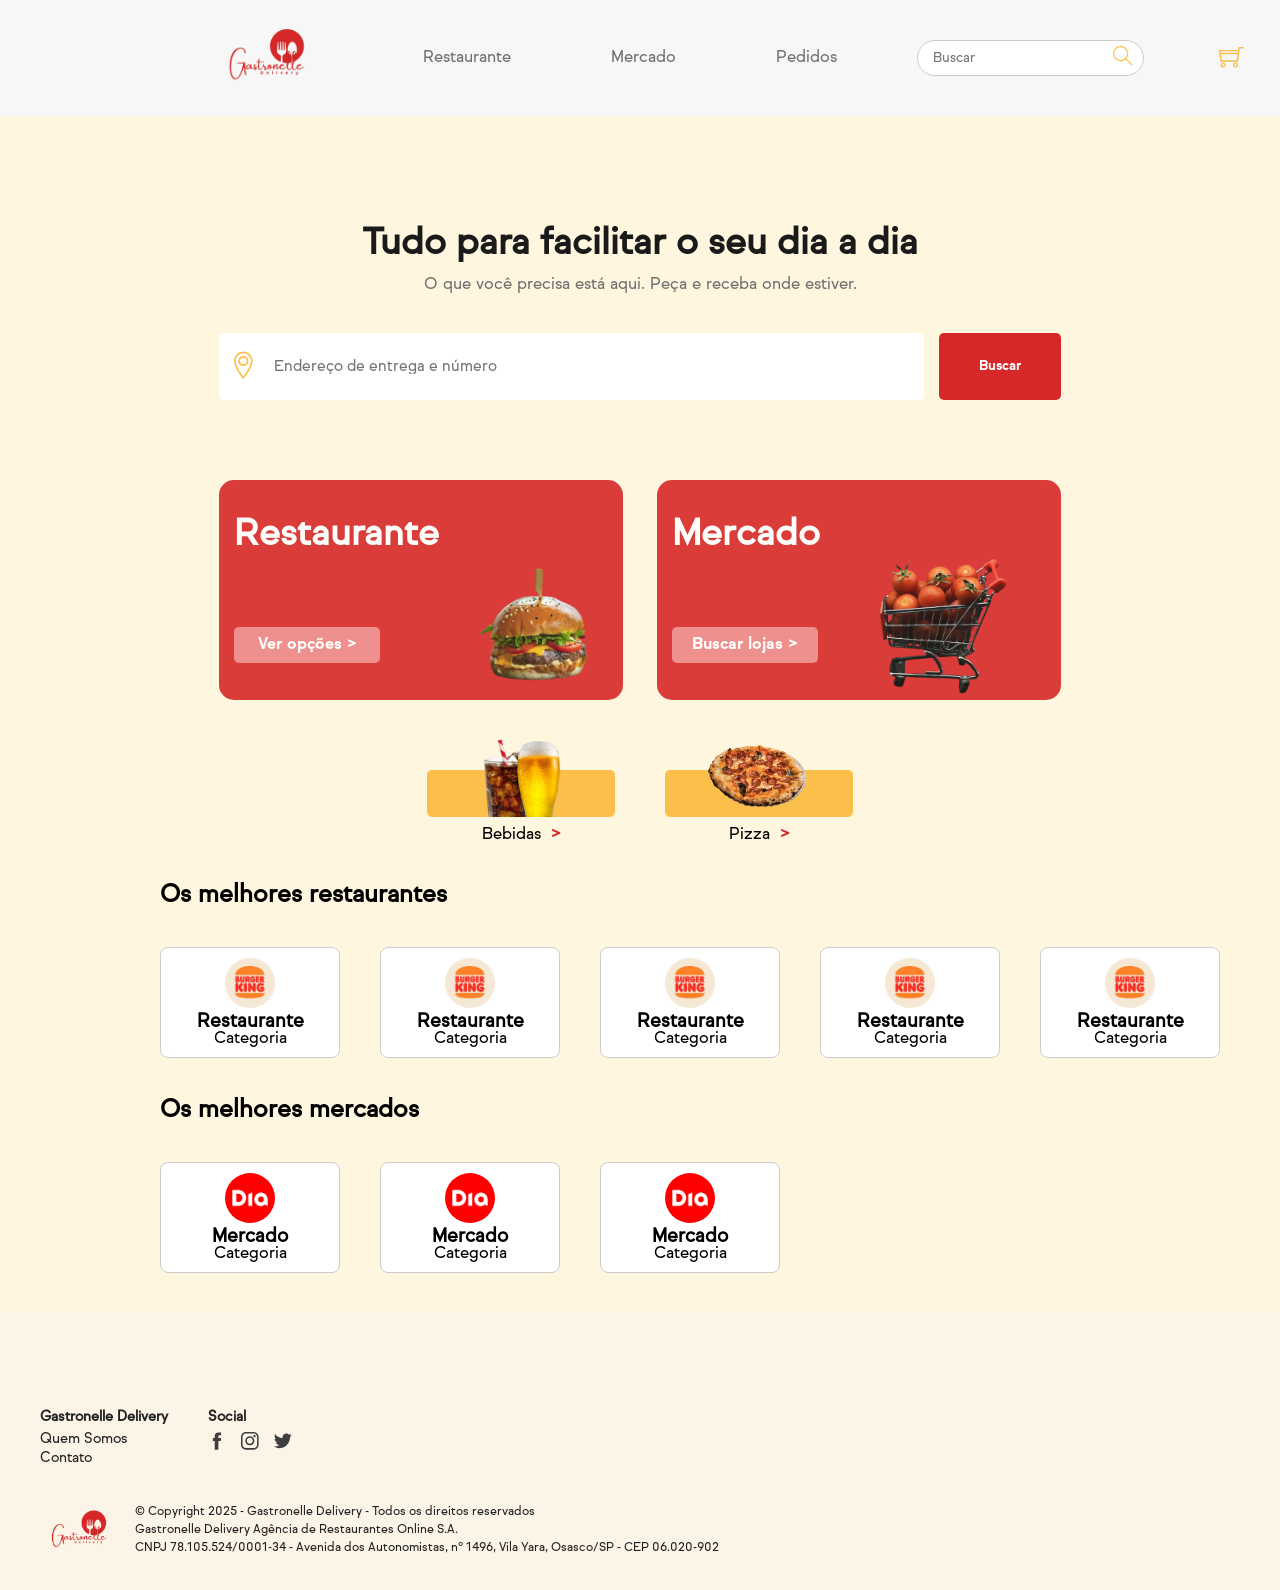
<file: index.html>
<!DOCTYPE html>
<html lang="en"
<head>
	<meta charset="UTF-8" />
	<meta http-equiv="X-UA-Compatible" content="IE=edge" />
	<meta name="viewport" content="width=device-width, initial-scale=1.0" />
	<link rel="shortcut icon" href="./assets/img/favicon.png" type="png">
	<title>Gastronelle Delivery</title>
	<link rel="stylesheet" href="style.css">
	<script src="./script.js" defer></script>
    <link rel="stylesheet" href="./assets/fonts/SulSans/font-sulsans.css" />
</head>

<body>
	<header class="header-menu">
		<nav class="container">
			<ul>
				<li>
					<img src="./assets/img/logo.png" alt="Logo Gastronelle" width="110px" height="110px" />
				</li>
				<li>
					<a href="restaurante.html"> Restaurante </a>
				</li>
				<li>
					<a href="mercado.html">
						Mercado
					</a>
				</li>
				<li>
					<a href="pedidos.html"> Pedidos </a>
				</li>
				<div class="search-box">
					<input type="text" placeholder="Buscar">
					<button type="submit">
						<svg class="search-svg" version="1.1" xmlns="http://www.w3.org/2000/svg"
							xmlns:xlink="http://www.w3.org/1999/xlink" width="17" height="17" viewBox="0 0 17 17">
							<g>
							</g>
							<path
								d="M16.604 15.868l-5.173-5.173c0.975-1.137 1.569-2.611 1.569-4.223 0-3.584-2.916-6.5-6.5-6.5-1.736 0-3.369 0.676-4.598 1.903-1.227 1.228-1.903 2.861-1.902 4.597 0 3.584 2.916 6.5 6.5 6.5 1.612 0 3.087-0.594 4.224-1.569l5.173 5.173 0.707-0.708zM6.5 11.972c-3.032 0-5.5-2.467-5.5-5.5-0.001-1.47 0.571-2.851 1.61-3.889 1.038-1.039 2.42-1.611 3.89-1.611 3.032 0 5.5 2.467 5.5 5.5 0 3.032-2.468 5.5-5.5 5.5z" />
						</svg>
					</button>
				</div>

				<!-- Carrinho -->
				<a href="#" class="cart-icon"><svg class="cart-svg" version="1.1" xmlns="http://www.w3.org/2000/svg"
						xmlns:xlink="http://www.w3.org/1999/xlink" width="17" height="17" viewBox="0 0 17 17">
						<g>
						</g>
						<path
							d="M2.75 12.5c-0.965 0-1.75 0.785-1.75 1.75s0.785 1.75 1.75 1.75 1.75-0.785 1.75-1.75-0.785-1.75-1.75-1.75zM2.75 15c-0.414 0-0.75-0.337-0.75-0.75s0.336-0.75 0.75-0.75 0.75 0.337 0.75 0.75-0.336 0.75-0.75 0.75zM11.25 12.5c-0.965 0-1.75 0.785-1.75 1.75s0.785 1.75 1.75 1.75 1.75-0.785 1.75-1.75-0.785-1.75-1.75-1.75zM11.25 15c-0.414 0-0.75-0.337-0.75-0.75s0.336-0.75 0.75-0.75 0.75 0.337 0.75 0.75-0.336 0.75-0.75 0.75zM13.371 2l-0.302 2h-13.143l1.118 8.036h11.913l1.038-7.463 0.236-1.573h2.769v-1h-3.629zM12.926 5l-0.139 1h-11.574l-0.139-1h11.852zM1.914 11.036l-0.561-4.036h11.295l-0.561 4.036h-10.173z" />
					</svg></a>


			</ul>
			<ul>
				<li>
					<a href="login.html"> criar conta </a>
				</li>
				<li>
					<a href="login.html"> Entrar </a>
				</li>
			</ul>
		</nav>
	</header>
	<main>
		<section class="search">
			<div class="title-search">
				<h1>Tudo para facilitar o seu dia a dia</h1>
				<p>O que você precisa está aqui. Peça e receba onde estiver.</p>
			</div>
			<div>
				<form class="search-input">
					<svg class="map" version="1.1" xmlns="http://www.w3.org/2000/svg"
						xmlns:xlink="http://www.w3.org/1999/xlink" viewBox="0 0 17 17">
						<g>
						</g>
						<path
							d="M8.5 0.5c-3.032 0-5.5 2.467-5.5 5.5 0 4.373 4.913 10.086 5.122 10.328l0.378 0.435 0.378-0.436c0.209-0.241 5.122-5.954 5.122-10.327 0-3.033-2.468-5.5-5.5-5.5zM8.5 15.215c-1.146-1.424-4.5-5.879-4.5-9.215 0-2.481 2.019-4.5 4.5-4.5s4.5 2.019 4.5 4.5c0 3.333-3.354 7.791-4.5 9.215zM8.5 3.139c-1.654 0-3 1.346-3 3s1.346 3 3 3 3-1.346 3-3-1.346-3-3-3zM8.5 8.139c-1.103 0-2-0.897-2-2s0.897-2 2-2 2 0.897 2 2-0.897 2-2 2z" />
					</svg>
					<input type="text" placeholder="Endereço de entrega e número" />
				</form>
				<button class="button-search">Buscar</button>
			</div>
		</section>
		<section class="options">
			<div class="container-options">
				<div class="cards-options">
					<a href="restaurante.html" class="card-option">
						<h2>Restaurante</h2>
						<button>Ver opções &gt;</button>
						<img src="./assets/img/hambuger.png" />
					</a>
					<a href="mercado.html" class="card-option">
						<h2>Mercado</h2>
						<button>Buscar lojas &gt;</button>
						<img class="img-mercado" src="./assets/img/mercado-index.png" />
					</a>
				</div>
				<div class="mini-cards-options">
					<a href="mercado.html" class="mini-card">
						<figure>
							<img class="img-bebidas" src="./assets/img/bebidas.png" alt="" />
						</figure>
						<span>Bebidas</span>


					</a>
					<a href="restaurante.html" class="mini-card">
						<figure>
							<img src="assets/img/pizza.png" alt="" />
						</figure>
						<span>Pizza</span>
					</a>
					</a>
				</div>
			</div>
		</section>
		<!-- Restaurantes -->
		<section class="container-rest">
			<h2 class="text-rest">Os melhores restaurantes</h2>
			<div class="card-grid">
				<div class="card">
					<img src="./assets/img/restaurante.jpeg" alt="Restaurante">
					<h3>Restaurante</h3>
					<p>Categoria</p>
				</div>
				<div class="card">
					<img src="./assets/img/restaurante.jpeg" alt="Restaurante">
					<h3>Restaurante</h3>
					<p>Categoria</p>
				</div>
				<div class="card">
					<img src="./assets/img/restaurante.jpeg" alt="Restaurante">
					<h3>Restaurante</h3>
					<p>Categoria</p>
				</div>
				<div class="card">
					<img src="./assets/img/restaurante.jpeg" alt="Restaurante">
					<h3>Restaurante</h3>
					<p>Categoria</p>
				</div>
				<div class="card">
					<img src="./assets/img/restaurante.jpeg" alt="Restaurante">
					<h3>Restaurante</h3>
					<p>Categoria</p>
				</div>
			</div>
		</section>

		<!-- Mercados -->
		<section class="container-rest">
			<h2 class="text-rest">Os melhores mercados</h2>
			<div class="card-grid">
				<div class="card">
					<img src="./assets/img/mercado.png" alt="Mercado">
					<h3>Mercado</h3>
					<p>Categoria</p>
				</div>
				<div class="card">
					<img src="./assets/img/mercado.png" alt="Mercado">
					<h3>Mercado</h3>
					<p>Categoria</p>
				</div>
				<div class="card">
					<img src="./assets/img/mercado.png" alt="Mercado">
					<h3>Mercado</h3>
					<p>Categoria</p>
				</div>
			</div>
		</section>
	</main>
	<footer>
		<div class="footer-container">
			<!-- Coluna 1 -->
			<div class="footer-col">
				<p>
					<a href="index.html"><strong>Gastronelle Delivery</strong></a>
				</p>
				<p><a href="quem-somos.html">Quem Somos</a></p>
				<p><a href="contato.html">Contato</a></p>
			</div>

			<!-- Coluna 2 -->
			<div class="footer-col">
				<p><strong>Social</strong></p>
				<div class="social-icons">
					<a href=""><img src="./assets/icons/facebook.svg" alt="Facebook"></a>
					<a href=""><img src="./assets/icons/instagram.svg" alt="Instagram"></a>
					<a href=""><img src="./assets/icons/twitter.svg" alt="Twitter"></a>
				</div>
			</div>
		</div>

		<!-- Informações -->
		<div class="footer-info">
			<img src="./assets/img/logo.png" alt="Logo Gastronelle" />
			<p>
				© Copyright 2025 - Gastronelle Delivery - Todos os direitos reservados <br>
				Gastronelle Delivery Agência de Restaurantes Online S.A.<br>
				CNPJ 78.105.524/0001-34 - Avenida dos Autonomistas, nº 1496, Vila Yara, Osasco/SP - CEP 06.020-902
			</p>
		</div>
	</footer>
</body>

</html>
</file>
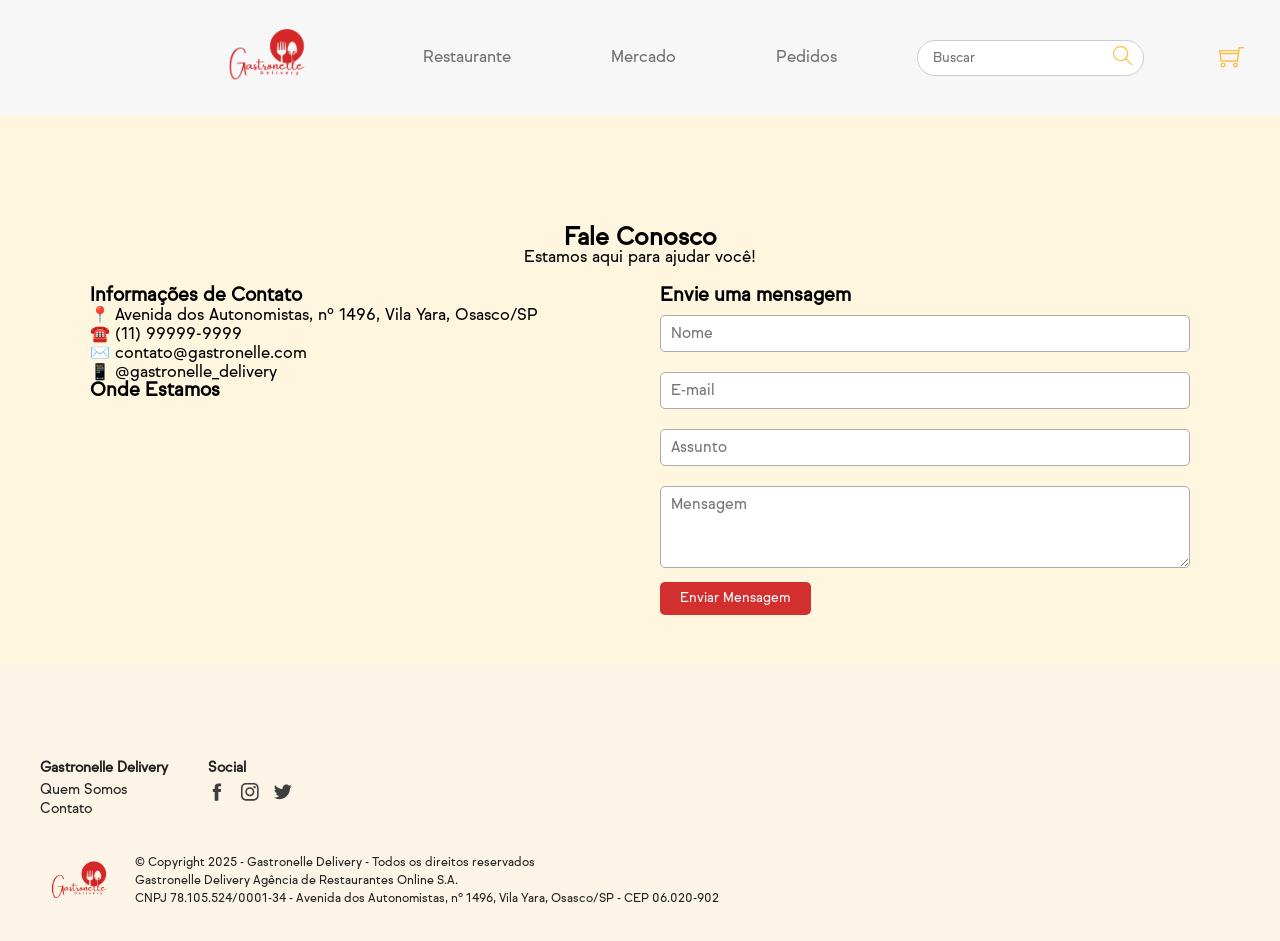
<file: contato.html>
<!DOCTYPE html>
<html lang="en">
<head>
	<meta charset="UTF-8" />
	<meta http-equiv="X-UA-Compatible" content="IE=edge" />
	<meta name="viewport" content="width=device-width, initial-scale=1.0" />
	<link rel="shortcut icon" href="./assets/img/favicon.png" type="png">
	<title>Gastronelle Delivery</title>
    <link rel="stylesheet" href="style.css">
	<script src="./script.js" defer></script>
	<link rel="stylesheet" href="./assets/fonts/SulSans/font-sulsans.css" />
</head>

<body>
	<header class="header-menu">
		<nav class="container">
			<ul>
				<li>
					<img src="./assets/img/logo.png"
						alt="Logo Gastrolle" width="110px" height="110px" />
				</li>
				<li>
					<a href="restaurante.html"> Restaurante </a>
				</li>
				<li>
					<a href="mercado.html">
						Mercado
					</a>
				</li>
				<li>
					<a href="pedidos.html"> Pedidos </a>
				</li>
				<div class="search-box">
					<input type="text" placeholder="Buscar">
					<button type="submit">
						<svg class="search-svg" version="1.1" xmlns="http://www.w3.org/2000/svg"
							xmlns:xlink="http://www.w3.org/1999/xlink" width="17" height="17" viewBox="0 0 17 17">
							<g>
							</g>
							<path
								d="M16.604 15.868l-5.173-5.173c0.975-1.137 1.569-2.611 1.569-4.223 0-3.584-2.916-6.5-6.5-6.5-1.736 0-3.369 0.676-4.598 1.903-1.227 1.228-1.903 2.861-1.902 4.597 0 3.584 2.916 6.5 6.5 6.5 1.612 0 3.087-0.594 4.224-1.569l5.173 5.173 0.707-0.708zM6.5 11.972c-3.032 0-5.5-2.467-5.5-5.5-0.001-1.47 0.571-2.851 1.61-3.889 1.038-1.039 2.42-1.611 3.89-1.611 3.032 0 5.5 2.467 5.5 5.5 0 3.032-2.468 5.5-5.5 5.5z" />
						</svg>
					</button>
				</div>

				<!-- Carrinho -->
				<a href="#" class="cart-icon"><svg class="cart-svg" version="1.1" xmlns="http://www.w3.org/2000/svg"
						xmlns:xlink="http://www.w3.org/1999/xlink" width="17" height="17" viewBox="0 0 17 17">
						<g>
						</g>
						<path
							d="M2.75 12.5c-0.965 0-1.75 0.785-1.75 1.75s0.785 1.75 1.75 1.75 1.75-0.785 1.75-1.75-0.785-1.75-1.75-1.75zM2.75 15c-0.414 0-0.75-0.337-0.75-0.75s0.336-0.75 0.75-0.75 0.75 0.337 0.75 0.75-0.336 0.75-0.75 0.75zM11.25 12.5c-0.965 0-1.75 0.785-1.75 1.75s0.785 1.75 1.75 1.75 1.75-0.785 1.75-1.75-0.785-1.75-1.75-1.75zM11.25 15c-0.414 0-0.75-0.337-0.75-0.75s0.336-0.75 0.75-0.75 0.75 0.337 0.75 0.75-0.336 0.75-0.75 0.75zM13.371 2l-0.302 2h-13.143l1.118 8.036h11.913l1.038-7.463 0.236-1.573h2.769v-1h-3.629zM12.926 5l-0.139 1h-11.574l-0.139-1h11.852zM1.914 11.036l-0.561-4.036h11.295l-0.561 4.036h-10.173z" />
					</svg></a>


			</ul>
			<ul>
				<li>
					<a href="login.html"> criar conta </a>
				</li>
				<li>
					<a href="login.html"> Entrar </a>
				</li>
			</ul>
		</nav>
	</header>
	<main>
		<<section class="contato">
			<h2>Fale Conosco</h2>
			<p>Estamos aqui para ajudar você!</p>

			<div class="container-contato">
				<!-- Coluna Esquerda -->
				<div class="info-contato">
					<h3>Informações de Contato</h3>
					<p>📍 Avenida dos Autonomistas, nº 1496, Vila Yara, Osasco/SP</p>
					<p>☎️ (11) 99999-9999</p>
					<p>✉️ contato@gastronelle.com</p>
					<p>📱 @gastronelle_delivery</p>

					<h3>Onde Estamos</h3>
					<iframe
						src="https://www.google.com/maps/embed?pb=!1m18!1m12!1m3!1d3657.7674290426203!2d-46.76995872397681!3d-23.540865878813978!2m3!1f0!2f0!3f0!3m2!1i1024!2i768!4f13.1!3m3!1m2!1s0x94ceff6a091843c3%3A0x39ec0944b730bb40!2sAv.%20dos%20Autonomistas%2C%201496%20-%20Vila%20Yara%2C%20Osasco%20-%20SP%2C%2006020-010!5e0!3m2!1spt-BR!2sbr!4v1755390193710!5m2!1spt-BR!2sbr"
						width="100%" height="220" style="border:0; border-radius:10px;" allowfullscreen=""
						loading="lazy">
					</iframe>
				</div>

				<!-- Coluna Direita -->
				<div class="form-contato">
					<h3>Envie uma mensagem</h3>
					<form>
						<input type="text" placeholder="Nome" required>
						<input type="email" placeholder="E-mail" required>
						<input type="text" placeholder="Assunto">
						<textarea placeholder="Mensagem" rows="4"></textarea>
						<button type="submit">Enviar Mensagem</button>
					</form>
				</div>
			</div>
			</section>

	</main>

	<footer>
		<div class="footer-container">
			<!-- Coluna 1 Footer -->
			<div class="footer-col">
				<p>
					<a href="index.html"><strong>Gastronelle Delivery</strong></a>
				</p>
				<p><a href="quem-somos.html">Quem Somos</a></p>
				<p><a href="contato.html">Contato</a></p>
			</div>

			<!-- Coluna 2 Footer -->
			<div class="footer-col">
				<p><strong>Social</strong></p>
				<div class="social-icons">
					<a href=""><img src="./assets/icons/facebook.svg" alt="Facebook"></a>
					<a href=""><img src="./assets/icons/instagram.svg" alt="Instagram"></a>
					<a href=""><img src="./assets/icons/twitter.svg" alt="Twitter"></a>
				</div>
			</div>
		</div>

		<!-- Informações -->
		<div class="footer-info">
			<img src="./assets/img/logo.png"
				alt="Logo Gastronelle" />
			<p>
				© Copyright 2025 - Gastronelle Delivery - Todos os direitos reservados <br>
				Gastronelle Delivery Agência de Restaurantes Online S.A.<br>
				CNPJ 78.105.524/0001-34 - Avenida dos Autonomistas, nº 1496, Vila Yara, Osasco/SP - CEP 06.020-902
			</p>
		</div>
	</footer>
</body>

</html>
</file>
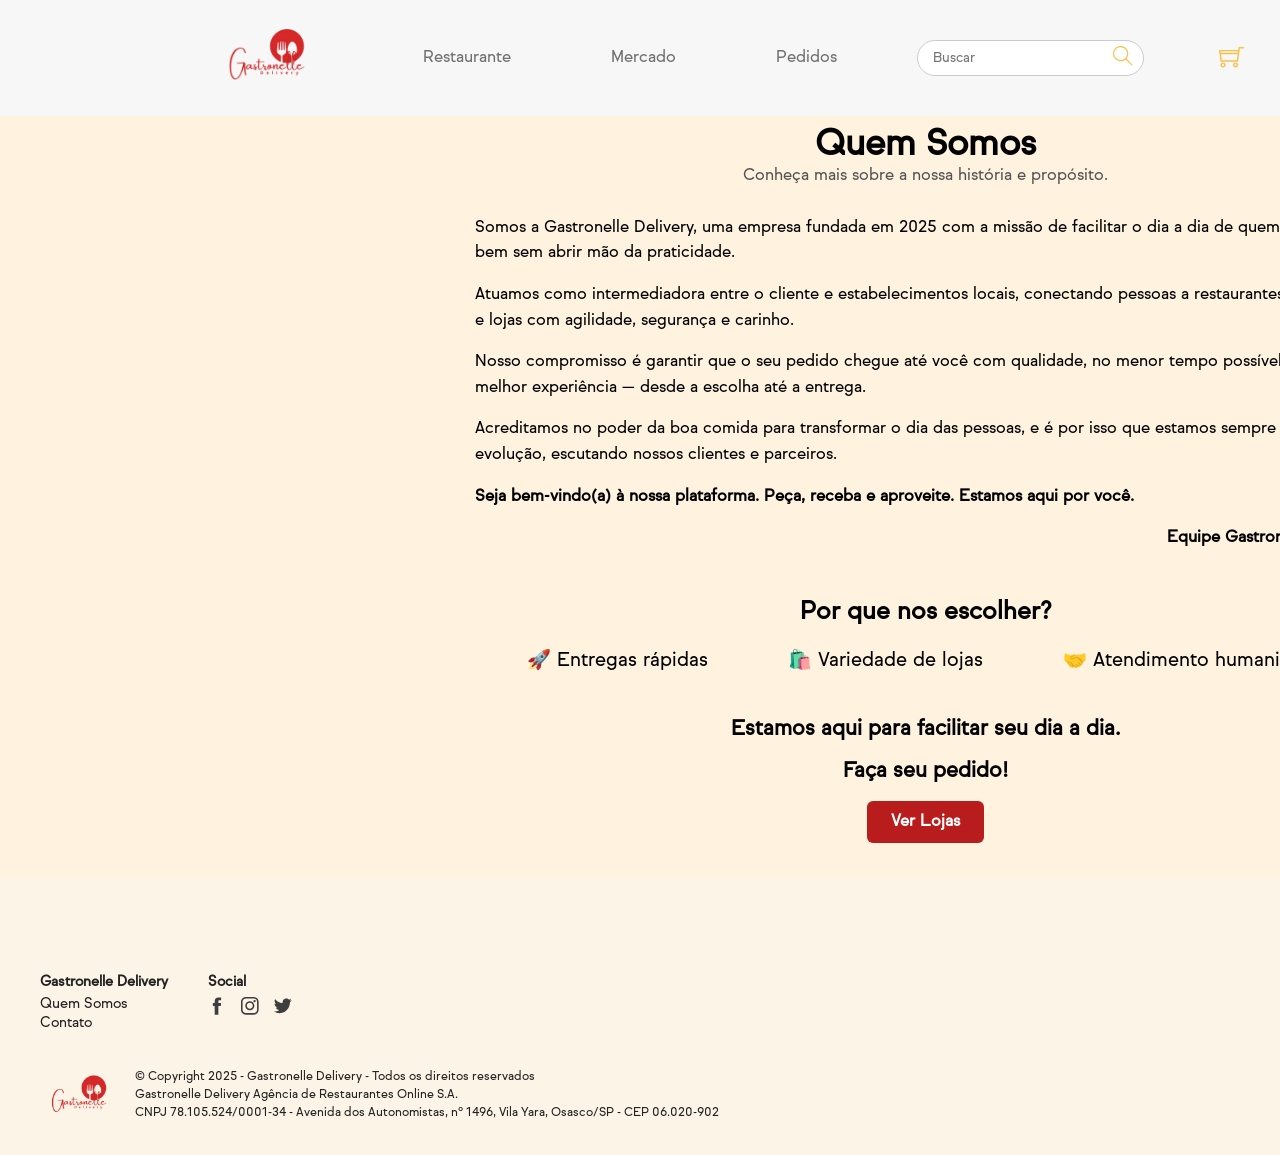
<file: quem-somos.html>
<!DOCTYPE html>
<html lang="en">
<head>
	<meta charset="UTF-8" />
	<meta http-equiv="X-UA-Compatible" content="IE=edge" />
	<meta name="viewport" content="width=device-width, initial-scale=1.0" />
	<link rel="shortcut icon" href="./assets/img/favicon.png" type="png">
	<title>Gastronelle Delivery</title>
	<link rel="stylesheet" href="style.css">
	<script src="./script.js" defer></script>
	<link rel="stylesheet" href="./assets/fonts/SulSans/font-sulsans.css" />
</head>

<body>
	<header class="header-menu">
		<nav class="container">
			<ul>
				<li>
					<img src="./assets/img/logo.png" alt="Logo Gastronelle" width="110px" height="110px" />
				</li>
				<li>
					<a href="restaurante.html"> Restaurante </a>
				</li>
				<li>
					<a href="mercado.html">
						Mercado
					</a>
				</li>
				<li>
					<a href="pedidos.html"> Pedidos </a>
				</li>
				<div class="search-box">
					<input type="text" placeholder="Buscar">
					<button type="submit">
						<svg class="search-svg" version="1.1" xmlns="http://www.w3.org/2000/svg"
							xmlns:xlink="http://www.w3.org/1999/xlink" width="17" height="17" viewBox="0 0 17 17">
							<g>
							</g>
							<path
								d="M16.604 15.868l-5.173-5.173c0.975-1.137 1.569-2.611 1.569-4.223 0-3.584-2.916-6.5-6.5-6.5-1.736 0-3.369 0.676-4.598 1.903-1.227 1.228-1.903 2.861-1.902 4.597 0 3.584 2.916 6.5 6.5 6.5 1.612 0 3.087-0.594 4.224-1.569l5.173 5.173 0.707-0.708zM6.5 11.972c-3.032 0-5.5-2.467-5.5-5.5-0.001-1.47 0.571-2.851 1.61-3.889 1.038-1.039 2.42-1.611 3.89-1.611 3.032 0 5.5 2.467 5.5 5.5 0 3.032-2.468 5.5-5.5 5.5z" />
						</svg>
					</button>
				</div>

				<!-- Carrinho -->
				<a href="#" class="cart-icon"><svg class="cart-svg" version="1.1" xmlns="http://www.w3.org/2000/svg"
						xmlns:xlink="http://www.w3.org/1999/xlink" width="17" height="17" viewBox="0 0 17 17">
						<g>
						</g>
						<path
							d="M2.75 12.5c-0.965 0-1.75 0.785-1.75 1.75s0.785 1.75 1.75 1.75 1.75-0.785 1.75-1.75-0.785-1.75-1.75-1.75zM2.75 15c-0.414 0-0.75-0.337-0.75-0.75s0.336-0.75 0.75-0.75 0.75 0.337 0.75 0.75-0.336 0.75-0.75 0.75zM11.25 12.5c-0.965 0-1.75 0.785-1.75 1.75s0.785 1.75 1.75 1.75 1.75-0.785 1.75-1.75-0.785-1.75-1.75-1.75zM11.25 15c-0.414 0-0.75-0.337-0.75-0.75s0.336-0.75 0.75-0.75 0.75 0.337 0.75 0.75-0.336 0.75-0.75 0.75zM13.371 2l-0.302 2h-13.143l1.118 8.036h11.913l1.038-7.463 0.236-1.573h2.769v-1h-3.629zM12.926 5l-0.139 1h-11.574l-0.139-1h11.852zM1.914 11.036l-0.561-4.036h11.295l-0.561 4.036h-10.173z" />
					</svg></a>


			</ul>
			<ul>
				<li>
					<a href="login.html"> criar conta </a>
				</li>
				<li>
					<a href="login.html"> Entrar </a>
				</li>
			</ul>
		</nav>
	</header>
	<main>
		<section class="quem-somos container">
			<h1>Quem Somos</h1>
			<p class="subtitulo">Conheça mais sobre a nossa história e propósito.</p>

			<div class="quem-somos-texto">
				<p>
					Somos a Gastronelle Delivery, uma empresa fundada em 2025 com a missão de facilitar o dia a dia de
					quem ama comer bem sem abrir mão da praticidade.
				</p>
				<p>
					Atuamos como intermediadora entre o cliente e estabelecimentos locais, conectando pessoas a
					restaurantes, mercados e lojas com agilidade, segurança e carinho.
				</p>
				<p>
					Nosso compromisso é garantir que o seu pedido chegue até você com qualidade, no menor tempo possível
					e com a melhor experiência — desde a escolha até a entrega.
				</p>
				<p>
					Acreditamos no poder da boa comida para transformar o dia das pessoas, e é por isso que estamos
					sempre em evolução, escutando nossos clientes e parceiros.
				</p>
				<p><strong>Seja bem-vindo(a) à nossa plataforma. Peça, receba e aproveite. Estamos aqui por
						você.</strong></p>

				<p class="assinatura">Equipe Gastronelle Delivery</p>
			</div>

			<div class="diferenciais">
				<h2>Por que nos escolher?</h2>
				<div class="diferenciais-grid">
					<p>🚀 Entregas rápidas</p>
					<p>🛍️ Variedade de lojas</p>
					<p>🤝 Atendimento humanizado</p>
				</div>
			</div>

			<div class="cta">
				<h3>Estamos aqui para facilitar seu dia a dia. <br>
					<br>Faça seu pedido!</h3>
				<a href="index.html" class="btn-ver-lojas">Ver Lojas</a>
			</div>
		</section>
	</main>

	<footer>
		<div class="footer-container">
			<!-- Coluna 1 Footer -->
			<div class="footer-col">
				<p>
					<a href="index.html"><strong>Gastronelle Delivery</strong></a>
				</p>
				<p><a href="quem-somos.html">Quem Somos</a></p>
				<p><a href="contato.html">Contato</a></p>
			</div>

			<!-- Coluna 2 Footer -->
			<div class="footer-col">
				<p><strong>Social</strong></p>
				<div class="social-icons">
					<a href=""><img src="./assets/icons/facebook.svg" alt="Facebook"></a>
					<a href=""><img src="./assets/icons/instagram.svg" alt="Instagram"></a>
					<a href=""><img src="./assets/icons/twitter.svg" alt="Twitter"></a>
				</div>
			</div>
		</div>

		<!-- Informações -->
		<div class="footer-info">
			<img src="./assets/img/logo.png" alt="Logo Gastronelle" />
			<p>
				© Copyright 2025 - Gastronelle Delivery - Todos os direitos reservados <br>
				Gastronelle Delivery Agência de Restaurantes Online S.A.<br>
				CNPJ 78.105.524/0001-34 - Avenida dos Autonomistas, nº 1496, Vila Yara, Osasco/SP - CEP 06.020-902
			</p>
		</div>
	</footer>
</body>

</html>
</file>
<file: style.css>
*{
	margin: 0;
	padding: 0;
	box-sizing: border-box;
	font-family: "SulSans", sans-serif;
}
html,
body,

a {
	text-decoration: none;
	color: inherit;
}
button,
a {
	cursor: pointer;
}

.container {
	width: 1850px;
	margin: 0 auto;
}

body {
	scroll-behavior: smooth;
	background-color: #FFF6E0;
}

main {
	padding-top: 80px;
}

@media screen and (max-width: 1000px) {
	.container {
		width: 100%;
	}
}


.header-menu {
	position: fixed; 
    top: 0;
    z-index: 1000;
    padding: 1px 90px; 
	background-color: #f7f7f7;
	
}

.header-menu nav,
ul {
	list-style: none;
	display: flex;
	flex-direction: row;
	justify-content: space-around;
	align-items: center;
    gap: 60px;
}

.header-menu li {
	padding: 0 20px;
}

.header-menu a {
	text-decoration: none;
	font-family: "SulSans", sans-serif;
	color: #717171;
}

.header-menu a:hover {
	color: #3e3e3e;
}

.header-menu ul:last-child li:first-child a {
	color: #F77F00;
}

.header-menu ul:last-child li:last-child a {
	color: white;
	background-color: #D62828;
	padding: 15px 30px;
	border-radius: 5px;
}

.header-menu ul:last-child li:last-child a:hover {
	background-color: #D62828;
}

.search-box {
    display: flex;
    align-items: center;
    border: 1px solid #ccc;
    border-radius: 20px;
    padding: 5px 10px;
    background: #fff;
}

.search-box input {
    border: none;
    outline: none;
    padding: 5px;
}

.search-box button {
    background: none;
    border: none;
    cursor: pointer;
    font-size: 16px;
}

.search-svg{
	fill: #FCBF49;
	width: 20px;
	height: 20px;
}

.cart-icon {
    font-size: 20px;
    margin-left: 15px;
    text-decoration: none;
}

.cart-svg{
	fill: #FCBF49;
	width: 25px;
	height: 25px;
}



@media screen and (max-width: 900px) {
	.header-menu > nav > ul:first-child li:not(li:first-child) {
		display: none;
	}
}


footer {
  background-color: #fcf5e7; 
  padding: 20px 40px;
  font-family: Arial, sans-serif;
  font-size: 14px;
  color: #222;
}

.footer-container {
  display: flex;
  flex-wrap: wrap;
  gap: 40px;
  margin-top: 6%;
}

.footer-col p {
  margin: 5px 0;
}

.footer-col a {
  text-decoration: none;
  color: #222;
}

.footer-col strong {
  display: block;
  margin-bottom: 8px;
}

.social-icons {
  display: flex;
  gap: 15px;
  align-items: center;
}

.social-icons img {
  width: 18px;
  height: 18px;
  transition: transform 0.2s ease;
}

.social-icons img:hover {
  transform: translateY(-2px);
}

.footer-info {
  margin-top: 20px;
  font-size: 12px;
  line-height: 1.5;
  display: flex;
  align-items: center;
  gap: 15px;
}

.footer-info img {
  width: 80px;
}

.options {
	display: flex;
	justify-content: center;
	flex-direction: column;
	align-items: center;
	text-align: center;
}
.container-options {
	width: 842px;
	margin-top: -100px;
}

.cards-options {
	display: flex;
	flex-direction: row;
	justify-content: space-between;
}

.card-option {
	width: 48%;
	height: 220px;
	display: flex;
	flex-direction: column;
	align-items: flex-start;
	justify-content: space-around;

	position: relative;
	border-radius: 15px;
	padding-left: 15px;
	cursor: pointer;
	background-color: #D62828;
}

.img-mercado{
  width: 10px;
  height: 150px;
}

.img-bebidas{
  height: -100%;
}

.card-option:not(.card-option:hover) {
	opacity: 0.9;
}

.card-option:last-child {
	background-color: #D62828;
}

.card-option h2 {
	font-size: 2.25rem;
	color: white;
}

.card-option img {
	resize: auto;
	object-fit: contain;
	width: 250px;
	position: absolute;
	bottom: 0;
	right: 0;
}

.card-option button {
	border-radius: 5px;
	border: none;
	outline: none;
	font-family: "SulSans Bold", sans-serif;
	height: 36px;
	padding: 0 12px;
	width: 146px;
	font-size: 1rem;
	color: white;
	background-color: #ED8585;
}

.card-option:last-child button {
	background-color: #ED8585;
}

@media screen and (max-width: 900px) {
	.container-options {
		width: 100%;
	}

	.cards-options {
		align-items: center;
		flex-direction: column;
	}

	.card-option {
		width: 95%;
		margin-top: 20px;
	}
	.card-option img {
		width: 200px;
	}
}

.mini-cards-options {
	display: flex;
  gap: 50px;
  justify-content: center;
  margin-top: 70px;
}

.mini-card {
	display: flex;
	flex-direction: column;
	position: relative;
}

.mini-card figure {
	background-color: #FCBF49;
	height: 47px;
	border-radius: 5px;
	width: 188px;
	position: relative;
	bottom: 0;
}

.mini-card:nth-child(2) figure {
	background-color: #FCBF49;
}


.mini-card img {
	position: absolute;
	bottom: 0;
	right: 50%;
	transform: translateX(50%);
	width: 65%;
	transition: width 2s ease;
}

.mini-card:hover img {
	width: 80%;
}

.mini-card span {
	margin-top: 10px;
}

.mini-card span::after {
	content: ">";
	color: #D62828;
	font-weight: bold;
	margin-left: 10px;
}

.text-rest{
  font-size: 1.5rem;
  margin-left: 160px;
}

/* card da pagina restaurantes */
.card-grid-2 {
  display: flex;
  flex-wrap: wrap;
  gap: 40px;
  margin-left: 400px;
  margin-top: 80px;
}

.card-2 {
  background: white;
  border: 1px solid #ccc;
  border-radius: 8px;
  width: 180px;
  text-align: center;
  padding: 10px;
  transition: 0.6s ease;
}
.card-2:hover {
  transform: translateY(-4px);
}

.card-2 img {
  width: 50px;
  height: 50px;
  border-radius: 50%;
}


/* card da pagina restaurantes */
.card-grid-3 {
  display: flex;
  flex-wrap: wrap;
  gap: 40px;
  margin-left: 600px;
  margin-top: 80px;
}

.card-3 {
  background: white;
  border: 1px solid #ccc;
  border-radius: 8px;
  width: 180px;
  text-align: center;
  padding: 10px;
  transition: 0.6s ease;
}
.card-3:hover {
  transform: translateY(-4px);
}

.card-3 img {
  width: 50px;
  height: 50px;
  border-radius: 50%;
}


/* card da pagina index */
.card-grid {
  display: flex;
  flex-wrap: wrap;
  gap: 40px;
  margin-left: 160px;
  margin-top: 40px;
}


.card {
  background: white;
  border: 1px solid #ccc;
  border-radius: 8px;
  width: 180px;
  text-align: center;
  padding: 10px;
  transition: 0.6s ease;
}
.card:hover {
  transform: translateY(-4px);
}

.card img {
  width: 50px;
  height: 50px;
  border-radius: 50%;
}

.container-rest {
  margin-top: 40px;
  margin-bottom: 40px;
}

.container-rest-2 {
  margin-top: 40px;
  margin-bottom: 40px;
}
.container-rest-3 {
  margin-top: 40px;
  margin-bottom: 40px;
}

/* CARD DE RESTAURANTE (horizontal) */
.card-restaurante {
  border: 1px solid #00000050;
  border-radius: 6px;
  width: 180px;
  height: 60px;
  display: flex;
  align-items: center;
  padding: 10px;
  background: #fff;
}

.card-restaurante img {
  width: 30px;
  height: 30px;
  border-radius: 50%;
  margin-right: 10px;
}

/* CARD DE PRODUTO (vertical) */
.card-produto {
  border: 1px solid #00000050;
  border-radius: 6px;
  width: 160px;
  height: 200px;
  background: #fff;
  display: flex;
  flex-direction: column;
  justify-content: space-between;
  padding: 10px;
}

.card-produto img {
  width: 100%;
  height: 80px;
  background: #ccc; 
  margin-bottom: 10px;
}

.card-produto p {
  margin: 2px 0;
}

.card-produto .icon {
  width: 25px;
  height: 25px;
  border-radius: 50%;
  background: #ccc;
  margin-top: 5px;
}

/* quem somos */
.quem-somos {
  background: #fff3e0; 
  padding: 3rem 2rem;
  text-align: center;
}

.quem-somos h1 {
  font-size: 2.2rem;
  margin-bottom: 0.3rem;
}

.quem-somos .subtitulo {
  color: #555;
  margin-bottom: 2rem;
}

.quem-somos-texto {
  max-width: 900px;
  margin: 0 auto;
  text-align: left;
  line-height: 1.6;
}

.quem-somos-texto p {
  margin-bottom: 1rem;
}

.quem-somos-texto .assinatura {
  text-align: right;
  font-weight: bold;
  margin-top: 1rem;
}

.diferenciais {
  margin-top: 3rem;
}

.diferenciais h2 {
  font-size: 1.5rem;
  margin-bottom: 1.5rem;
}

.diferenciais-grid {
  display: flex;
  justify-content: center;
  gap: 5rem;
  font-size: 1.2rem;
}

.cta {
  margin-top: 3rem;
}

.cta h3 {
  font-size: 1.3rem;
  margin-bottom: 2rem;
}

.btn-ver-lojas {
  background: #b91c1c;
  color: #fff;
  padding: 0.8rem 1.5rem;
  border-radius: 6px;
  text-decoration: none;
  font-weight: bold;
  transition: background 0.3s ease;
}

.btn-ver-lojas:hover {
  background: #dc2626;
}
 /* pagina contato */
.contato {
  text-align: center;
  margin: 40px auto;
  margin-top: 130px;
  max-width: 1100px;
}

.container-contato {
  display: flex;
  justify-content: space-between;
  align-items: flex-start;
  gap: 40px;
  margin-top: 20px;
}

.info-contato {
  flex: 1;
  text-align: left;
}

.form-contato {
  flex: 1;
  text-align: left;
}

form input,
form textarea {
  width: 100%;
  padding: 10px;
  margin: 10px 0;
  border: 1px solid #aaa;
  border-radius: 5px;
  font-size: 15px;
}

form button {
  background: #d32f2f;
  color: #fff;
  padding: 10px 20px;
  border: none;
  border-radius: 5px;
  cursor: pointer;
}

form button:hover {
  background: #b71c1c;
}

/* pedidos */

.container-pedidos {
  max-width: 900px;
  margin: 40px auto;
  padding: 20px;
}

.container-pedidos h1 {
  text-align: center;
  margin-bottom: 30px;
  color: #b71c1c;
}

.pedido {
  background: #fff;
  padding: 20px;
  margin-bottom: 25px;
  border-radius: 12px;
  box-shadow: 0px 2px 6px rgba(0,0,0,0.1);
}

.pedido h2 {
  color: #333;
  margin-bottom: 10px;
}

.pedido h3 {
  margin-top: 15px;
  color: #b71c1c;
}

.pedido ul {
  list-style: none;
  padding: 0;
}

.pedido ul li {
  padding: 6px 0;
  margin-right: 620px;
  border-bottom: 1px solid #eee;
}

.pedido ul li:last-child {
  border-bottom: none;
}

.total {
  margin-top: 15px;
  font-size: 1.1rem;
  color: #333;
}

@media (max-width: 900px) {
  .container-contato {
    flex-direction: column;
  }
}

@media screen and (max-width: 900px) {
	.mini-cards-options {
		flex-direction: column;
		justify-content: center;
		align-items: center;
	}
	.mini-card {
		margin-top: 100px;
	}
}

/* Container geral */
.produtos-container {
    display: grid;
    grid-template-columns: repeat(auto-fill, minmax(180px, 1fr));
    gap: 50px;
    padding: 20px;
    margin-left: 450px;
    margin-top: 120px;
}

/* Card */
.produto-card {
    border: 1px solid #ddd;
    border-radius: 8px;
    padding: 12px;
    background: #fff;
    text-align: center;
    box-shadow: 0 2px 5px rgba(0,0,0,0.1);
    display: flex;
    flex-direction: column;
    align-items: center;
    gap: 8px;
    transition: 0.6s ease;
    cursor: pointer;
}

.produto-card:hover {
  transform: translateY(-4px);
}
/* Imagem do produto */
.produto-img {
    width: 100%;
    height: 120px;
    background: #ccc; 
    border-radius: 6px;
}

/* Valor */
.valor {
    font-weight: bold;
    font-size: 16px;
    margin: 5px 0 0 0;
}

/* Nome do produto */
.nome {
    font-size: 14px;
    color: #333;
    margin: 0;
}

/* Ícone redondo */
.icone {
    width: 24px;
    height: 24px;
    border-radius: 50%;
    background: #ccc;
    margin-top: 8px;
}

/* modal */

.modal {
  display: none;
  position: fixed;
  z-index: 999;
  left: 0; top: 0;
  width: 100%; height: 100%;
  background-color: rgba(0,0,0,0.5);
  overflow: auto;
  margin-top: 100px;
}

.modal-content {
  background: #fff;
  margin: 5% auto;
  padding: 20px;
  width: 90%;
  max-width: 600px;
  border-radius: 12px;
  box-shadow: 0 5px 15px rgba(0,0,0,0.3);
  animation: fadeIn 0.3s;
}

.modal-top {
  display: flex;
  gap: 20px;
}

.modal-top img {
  width: 180px;
  height: 180px;
  border-radius: 12px;
  object-fit: cover;
}

.modal-info h2 {
  margin: 0;
  font-size: 22px;
}

.modal-info p {
  margin: 5px 0;
  color: #555;
}

.modal-store {
  margin-top: 15px;
  padding-top: 10px;
  border-top: 1px solid #eee;
}

.modal-store h3 {
  margin: 0;
  font-size: 18px;
}

.modal-store p {
  margin: 3px 0;
  font-size: 14px;
  color: #777;
}

.qtd-container {
  display: flex;
  align-items: center;
  gap: 12px;
  margin: 15px 0;
}

.qtd-container button {
  padding: 6px 12px;
  font-size: 16px;
  cursor: pointer;
}

.btn-add {
  width: 100%;
  padding: 12px;
  background: #D62828;
  color: #fff;
  border: none;
  font-size: 16px;
  border-radius: 8px;
  cursor: pointer;
}

.btn-add:hover {
  background: #D62828;
}

.close {
  float: right;
  font-size: 24px;
  cursor: pointer;
}

@keyframes fadeIn {
  from {opacity: 0; transform: translateY(-20px);} 
  to {opacity: 1; transform: translateY(0);} 
}

#modal-img {
  max-width: 250px;   
  max-height: 250px;  
  width: 100%;        
  height: auto;       
  display: block;
  margin: 0 auto;     
  border-radius: 8px; 
}

.search {
	display: flex;
	justify-content: center;
	flex-direction: column;
	align-items: center;
	height: 500px;
	padding-bottom: 50px;
	text-align: center;
	position: relative;
	fill: #D62828;
}

.search>div:nth-child(2) {
	display: flex;
	flex-direction: row;
	align-items: center;
	justify-content: center;
	width: 842px;
}

.title-search h1 {
	font-size: 2.25rem;
	color: #1a1a1a;
	margin: 15px 0px;
}

.title-search p {
	font-size: 1rem;
	color: #717171;
	margin-bottom: 40px;
}

.search-input {
	width: 90%;
	display: flex;
	flex-direction: row;
	justify-content: left;
	background-color: white;
	border: #dcdcdc;
	padding: 0px 10px;
	border-radius: 5px;
}
 /* mapa pagina contato */
.map {
	fill: #FCBF49;
	width: 30px;
	height: 30px;
	margin-top: 17px;
}

.search-input input {
	width: 100%;
	outline: none;
	border: none;
	padding: 16px;
}

.button-search {
	color: white;
	font-family: "SulSans Bold", sans-serif;
	background-color: #D62828;
	padding: 27px 40px;
	border-radius: 5px;
	margin-left: 15px;
	border: none;
}

.button-search:hover {
	background-color: #cc1825;
}

.login-container {
    width: 100%;
    max-width: 400px;
    padding: 20px;
    margin-left: 40%;
    margin-top: 3%;
}

/* Caixa de login */
.login-box {
    background: #fff;
    padding: 50px;
    border-radius: 12px;
    box-shadow: 0 4px 8px rgba(0,0,0,0.1);
    text-align: center;
}

.login-box h2 {
    margin-bottom: 20px;
    color: #333;
}

.img-login-gastronelle{
    margin-left: 8%;
}

/* Inputs */
.input-group {
    margin-bottom: 15px;
    text-align: left;
}

.input-group label {
    display: block;
    margin-bottom: 5px;
    font-weight: bold;
    color: #444;
}

.input-group input {
    width: 100%;
    padding: 10px;
    border: 1px solid #ccc;
    border-radius: 8px;
    outline: none;
    font-size: 14px;
}

.input-group input:focus {
    border-color: #D62828;
}

/* Botão */
.btn-login {
    display: inline-block;
    background-color: #D62828;
    color: #fff;
    padding: 10px 60px;
    border-radius: 5px;
    text-decoration: none;
    font-weight: bold;
    transition: background 0.3s;
}

.btn-login:hover {
    background-color: #D62828;
}

/* Texto abaixo */
.extra-text {
    margin-top: 15px;
    font-size: 14px;
    color: #555;
}

.extra-text a {
    color: #D62828;
    text-decoration: none;
}

.extra-text a:hover {
    text-decoration: underline;
}


@media screen and (max-width: 900px) {
	.title-search {
		width: 90%;
		margin: 0 auto;
	}

	.search>div:nth-child(2) {
		flex-direction: column;
		width: 100%;
	}

	.button-search {
		margin-left: 0px;
		margin-top: 10px;
	}
}
</file>
<file: assets/fonts/SulSans/font-sulsans.css>
@font-face {
	font-family: "SulSans";
	src: url(./SulSans-Regular.otf);
}

@font-face {
	font-family: "SulSans Medium";
	src: url(./SulSans-Medium.otf);
}

@font-face {
	font-family: "SulSans Black";
	src: url(./SulSans-Black.otf);
}

@font-face {
	font-family: "SulSans Bold";
	src: url(./SulSans-Bold.otf);
}

@font-face {
	font-family: "SulSans Light";
	src: url(./SulSans-Light.otf);
}
</file>
